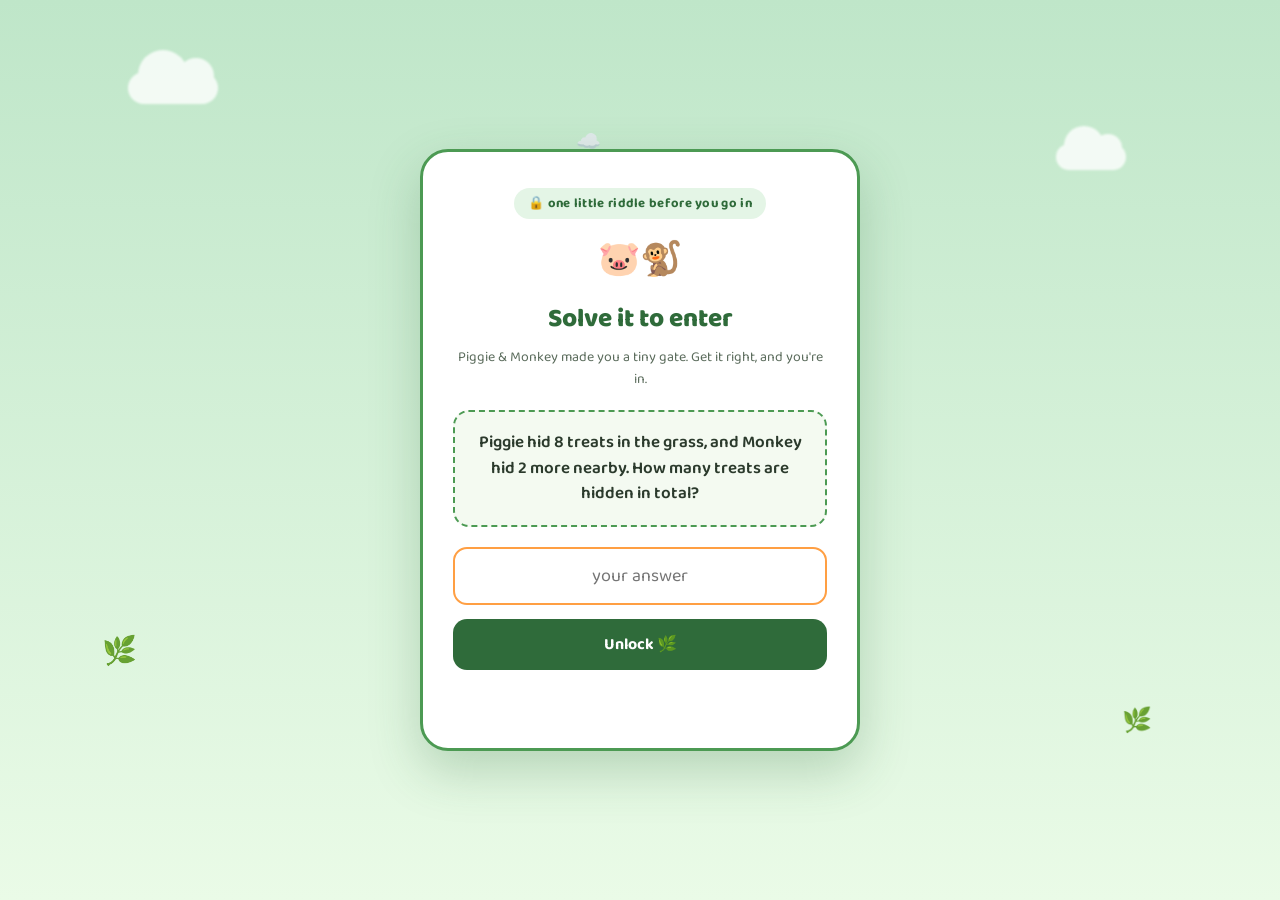
<file: index.html>
<!DOCTYPE html>
<html lang="en">
<head>
<meta charset="UTF-8">
<meta name="viewport" content="width=device-width, initial-scale=1.0">
<title>A little riddle first 🐷🐒</title>
<link rel="preconnect" href="https://fonts.googleapis.com">
<link rel="preconnect" href="https://fonts.gstatic.com" crossorigin>
<link href="https://fonts.googleapis.com/css2?family=Baloo+2:wght@400;500;600;700;800&display=swap" rel="stylesheet">
<style>
  :root{
    --sky-top:#bfe6c9;
    --sky-bottom:#eafbe7;
    --green-dark:#2f6b3a;
    --green-mid:#4c9a53;
    --brown:#7a5230;
    --card-bg:#ffffff;
    --text:#2b3a2c;
    --accent:#ff9f43;
    --error:#e5533d;
  }
  *{box-sizing:border-box;}
  body{
    margin:0;
    min-height:100vh;
    font-family:'Baloo 2', sans-serif;
    background:linear-gradient(180deg,var(--sky-top),var(--sky-bottom));
    display:flex;
    align-items:center;
    justify-content:center;
    padding:24px;
    overflow:hidden;
    position:relative;
  }
  .cloud{
    position:absolute;
    background:#fff;
    border-radius:50px;
    opacity:.8;
    filter:blur(1px);
  }
  .cloud::before,.cloud::after{
    content:"";
    position:absolute;
    background:#fff;
    border-radius:50%;
  }
  .cloud-a{width:90px;height:32px;top:8%;left:10%;}
  .cloud-a::before{width:50px;height:50px;top:-22px;left:10px;}
  .cloud-a::after{width:36px;height:36px;top:-14px;left:50px;}
  .cloud-b{width:70px;height:26px;top:16%;right:12%;}
  .cloud-b::before{width:40px;height:40px;top:-18px;left:8px;}
  .cloud-b::after{width:28px;height:28px;top:-10px;left:38px;}
 
  .float-emoji{
    position:absolute;
    font-size:28px;
    opacity:.9;
    animation:bob 3.5s ease-in-out infinite;
  }
  .e1{top:70%;left:8%;animation-delay:0s;}
  .e2{top:78%;right:10%;animation-delay:.8s;font-size:24px;}
  .e3{top:14%;left:45%;animation-delay:1.4s;font-size:20px;}
  @keyframes bob{
    0%,100%{transform:translateY(0);}
    50%{transform:translateY(-12px);}
  }
 
  .card{
    background:var(--card-bg);
    border-radius:28px;
    padding:36px 30px;
    max-width:440px;
    width:100%;
    box-shadow:0 20px 50px rgba(47,107,58,.25);
    text-align:center;
    position:relative;
    z-index:2;
    border:3px solid var(--green-mid);
  }
  .card.shake{animation:shake .45s;}
  @keyframes shake{
    10%,90%{transform:translateX(-3px);}
    20%,80%{transform:translateX(6px);}
    30%,50%,70%{transform:translateX(-10px);}
    40%,60%{transform:translateX(10px);}
  }
 
  .badge{
    font-size:13px;
    font-weight:700;
    color:var(--green-dark);
    background:#e4f5e6;
    display:inline-block;
    padding:5px 14px;
    border-radius:20px;
    margin-bottom:14px;
    letter-spacing:.3px;
  }
  h1{
    margin:0 0 6px;
    font-size:26px;
    color:var(--green-dark);
    font-weight:800;
  }
  .sub{
    margin:0 0 20px;
    font-size:14px;
    color:#5a6b5b;
  }
  .emojis{
    font-size:34px;
    margin-bottom:10px;
  }
  .problem{
    background:#f4faf1;
    border-radius:16px;
    padding:18px 16px;
    font-size:17px;
    line-height:1.5;
    color:var(--text);
    margin-bottom:20px;
    font-weight:600;
    border:2px dashed var(--green-mid);
  }
  input[type="number"]{
    width:100%;
    padding:13px 16px;
    font-size:18px;
    font-family:inherit;
    border:2px solid var(--green-mid);
    border-radius:14px;
    outline:none;
    text-align:center;
    margin-bottom:14px;
    color:var(--text);
  }
  input[type="number"]::-webkit-outer-spin-button,
  input[type="number"]::-webkit-inner-spin-button{-webkit-appearance:none;margin:0;}
  input[type="number"]:focus{border-color:var(--accent);}
 
  button{
    width:100%;
    padding:13px;
    font-family:inherit;
    font-size:16px;
    font-weight:700;
    color:#fff;
    background:var(--green-dark);
    border:none;
    border-radius:14px;
    cursor:pointer;
    transition:transform .15s ease, background .2s ease;
  }
  button:hover{background:var(--green-mid);}
  button:active{transform:scale(.97);}
 
  .msg{
    min-height:20px;
    margin-top:12px;
    font-size:14px;
    font-weight:700;
  }
  .msg.error{color:var(--error);}
  .msg.success{color:var(--green-dark);}
 
  .attempts{
    margin-top:10px;
    font-size:12px;
    color:#8a978b;
  }
</style>
</head>
<body>
 
  <div class="cloud cloud-a"></div>
  <div class="cloud cloud-b"></div>
  <div class="float-emoji e1">🌿</div>
  <div class="float-emoji e2">🌿</div>
  <div class="float-emoji e3">☁️</div>
 
  <div class="card" id="card">
    <div class="badge">🔒 one little riddle before you go in</div>
    <div class="emojis">🐷🐒</div>
    <h1>Solve it to enter</h1>
    <p class="sub">Piggie & Monkey made you a tiny gate. Get it right, and you're in.</p>
 
    <div class="problem" id="problem"></div>
 
    <form id="answerForm" autocomplete="off">
      <input type="number" id="answerInput" placeholder="your answer" required inputmode="numeric">
      <button type="submit">Unlock 🌿</button>
    </form>
 
    <div class="msg" id="msg"></div>
    <div class="attempts" id="attempts"></div>
  </div>
 
<script>
const card = document.getElementById("card");
const problemEl = document.getElementById("problem");
const form = document.getElementById("answerForm");
const input = document.getElementById("answerInput");
const msg = document.getElementById("msg");
const attemptsEl = document.getElementById("attempts");
 
let currentAnswer = 0;
let wrongCount = 0;
 
const templates = [
  (a,b) => ({
    text: `Piggie found ${a} shiny mangoes 🥭 under the big tree. Monkey swung by and dropped ${b} more into her basket. How many mangoes does Piggie have now?`,
    answer: a + b
  }),
  (a,b) => ({
    text: `Monkey was swinging on ${a} vines 🐒. Piggie accidentally bumped ${b} of them loose. How many vines is Monkey still swinging on?`,
    answer: a - b
  }),
  (a,b) => ({
    text: `Piggie is roaming the yard and finds ${a} little groups of acorns, with ${b} acorns in each group. How many acorns did Piggie collect in total?`,
    answer: a * b
  }),
  (a,b) => ({
    text: `Monkey tossed ${a} coconuts down to Piggie, but Piggie only managed to catch ${b} of them. How many coconuts rolled away into the jungle?`,
    answer: a - b
  }),
  (a,b) => ({
    text: `There are ${a} bananas 🍌 hanging from Monkey's tree. Piggie sneaks off with ${b} of them while Monkey isn't looking. How many bananas are left on the tree?`,
    answer: a - b
  }),
  (a,b) => ({
    text: `Piggie hid ${a} treats in the grass, and Monkey hid ${b} more nearby. How many treats are hidden in total?`,
    answer: a + b
  })
];
 
function randInt(min, max){
  return Math.floor(Math.random() * (max - min + 1)) + min;
}
 
function newProblem(){
  const a = randInt(3, 20);
  let b = randInt(1, 12);
 
  const pick = templates[randInt(0, templates.length - 1)];
  // Avoid negative results for subtraction-style problems
  const test = pick(a, b);
  let final = test;
 
  if (final.answer < 0) {
    final = pick(b, a); // swap so subtraction stays non-negative-ish
  }
 
  currentAnswer = final.answer;
  problemEl.textContent = final.text;
  input.value = "";
  input.focus();
}
 
newProblem();
 
form.addEventListener("submit", (e) => {
  e.preventDefault();
  const userAnswer = parseInt(input.value, 10);
 
  if (userAnswer === currentAnswer) {
    msg.textContent = "That's right! Opening the gate... 🌿🐷🐒";
    msg.className = "msg success";
    form.querySelector("button").disabled = true;
    setTimeout(() => {
      window.location.href = "home.html";
    }, 900);
  } else {
    wrongCount++;
    msg.textContent = "Not quite — here's a new one 🐒";
    msg.className = "msg error";
    attemptsEl.textContent = `attempts: ${wrongCount}`;
 
    card.classList.remove("shake");
    void card.offsetWidth; // restart animation
    card.classList.add("shake");
 
    newProblem();
  }
});
</script>
 
</body>
</html>
</file>
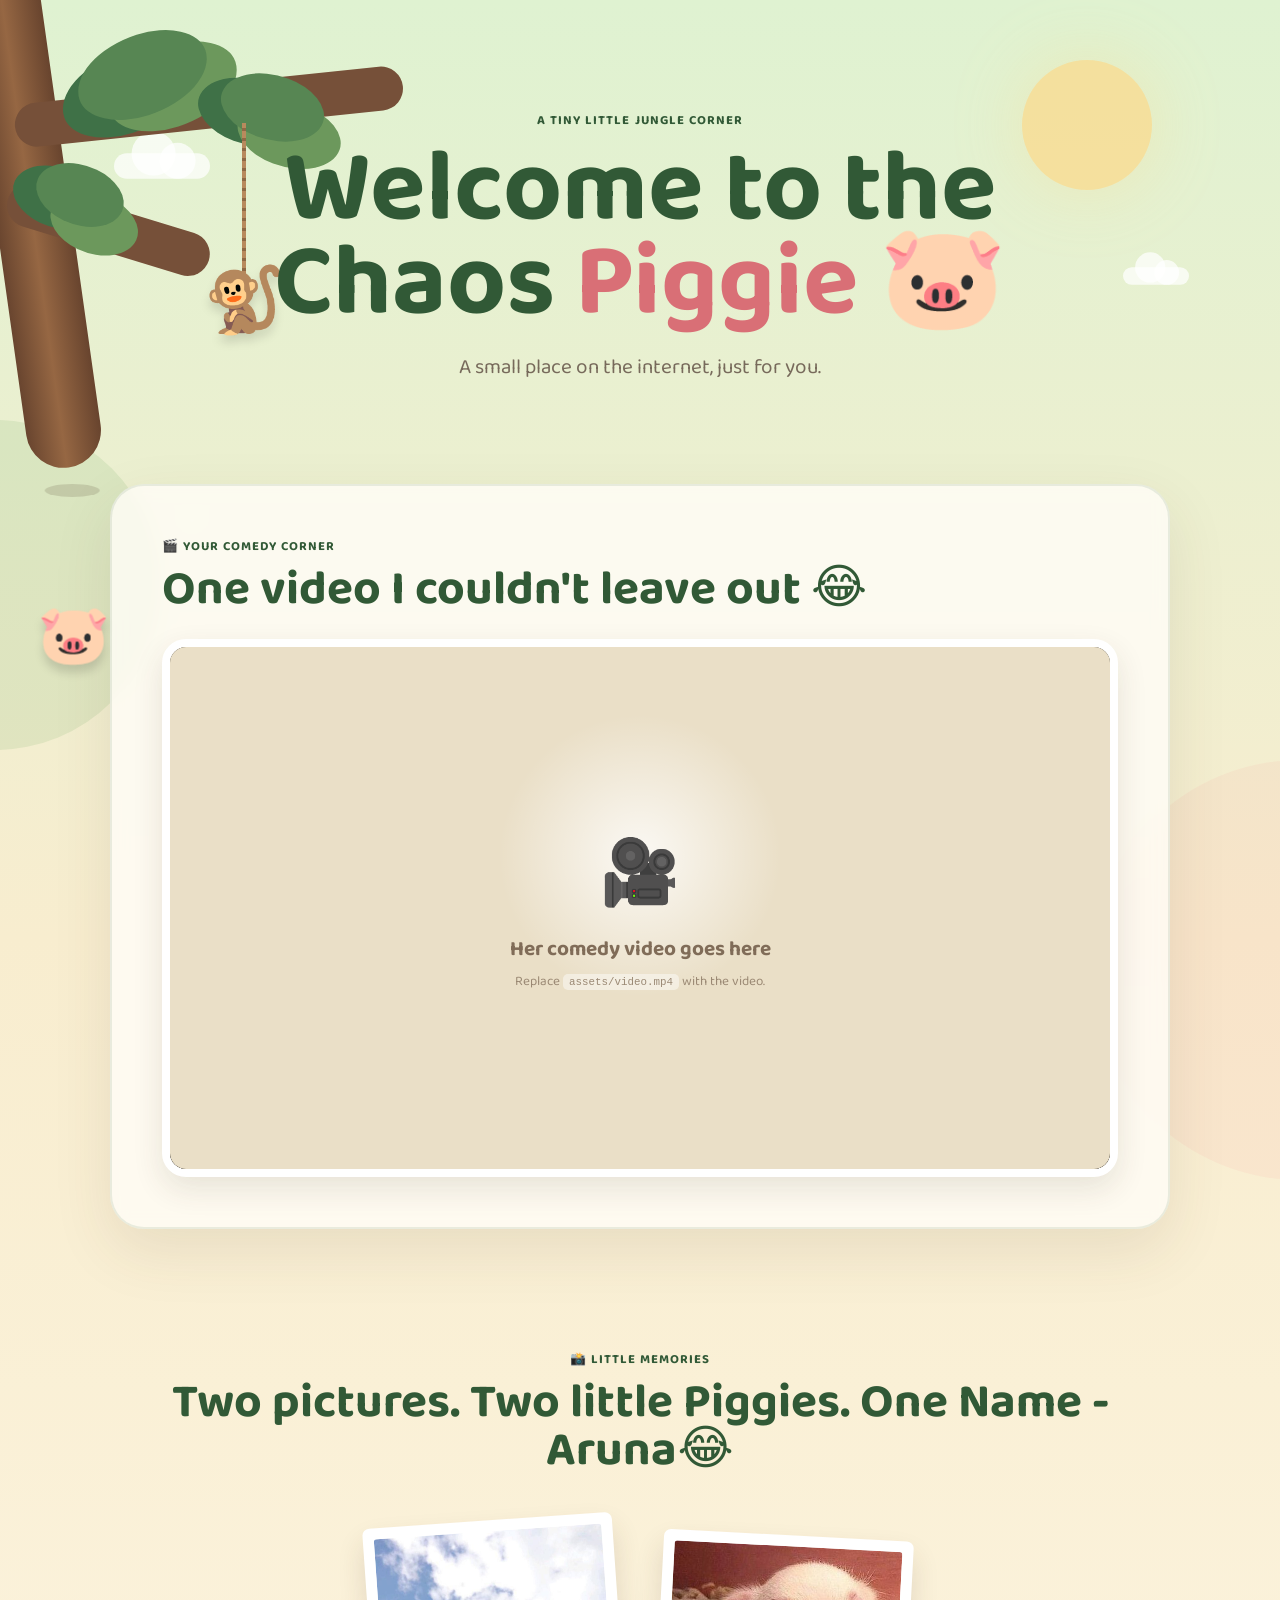
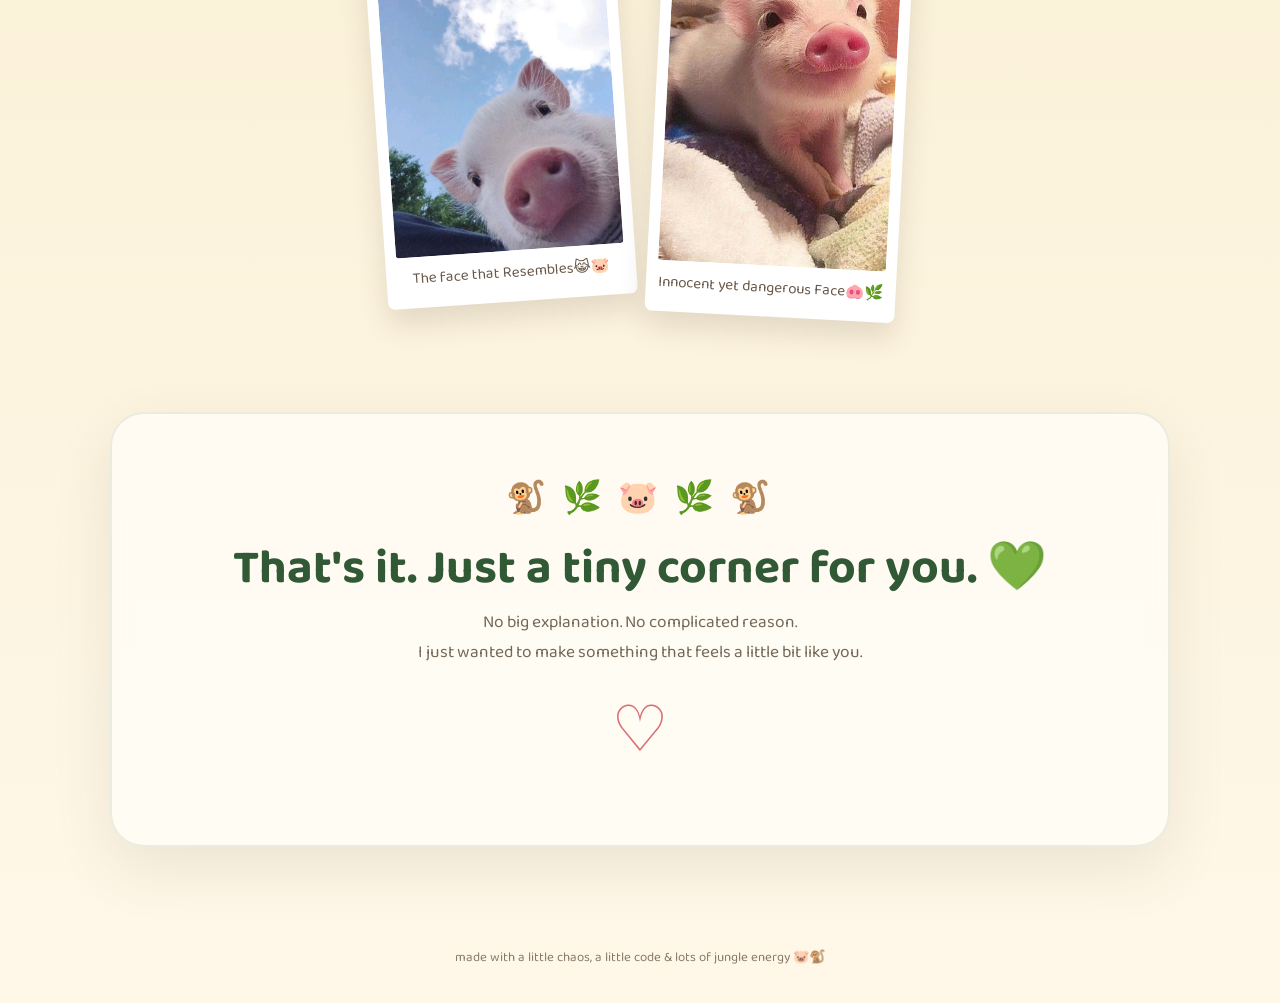
<file: home.html>
<!DOCTYPE html>
<html lang="en">
<head>
  <meta charset="UTF-8">
  <meta name="viewport" content="width=device-width, initial-scale=1.0">
  <meta name="description" content="A tiny jungle-themed gift made with love.">
  <title>Piggie & Monkey 🐷🐒</title>
  <link rel="preconnect" href="https://fonts.googleapis.com">
  <link rel="preconnect" href="https://fonts.gstatic.com" crossorigin>
  <link href="https://fonts.googleapis.com/css2?family=Baloo+2:wght@400;500;600;700;800&display=swap" rel="stylesheet">
  <link rel="stylesheet" href="style.css">
</head>
<body>
  <div class="scene">

    <div class="sun"></div>
    <div class="cloud cloud-one"></div>
    <div class="cloud cloud-two"></div>

    <header class="hero">
      <p class="eyebrow">a tiny little jungle corner</p>
      <h1>Welcome to the Chaos <span>Piggie</span> 🐷</h1>
      <p class="subtitle">A small place on the internet, just for you.</p>
    </header>

    <!-- Monkey swinging from the tree -->
    <div class="tree">
      <div class="trunk"></div>
      <div class="branch branch-main"></div>
      <div class="branch branch-small"></div>
      <div class="leaves leaves-one"></div>
      <div class="leaves leaves-two"></div>
      <div class="leaves leaves-three"></div>

      <div class="rope">
        <div class="monkey" aria-label="swinging monkey">🐒</div>
      </div>
    </div>

    <!-- Roaming pig -->
    <div class="piggie" id="piggie" aria-label="roaming pig">🐷</div>
    <div class="pig-shadow" id="pigShadow"></div>

    <main>
      <!-- Video -->
      <section class="card video-card">
        <div class="section-label">🎬 your comedy corner</div>
        <h2>One video I couldn't leave out 😂</h2>

        <div class="video-frame">
          <video id="giftVideo" controls playsinline loop autoplay muted poster="">
            <source src="assets/video.mp4" type="video/mp4">
            Your browser does not support the video element.
          </video>
          <div class="video-placeholder" id="videoPlaceholder">
            <span>🎥</span>
            <strong>Her comedy video goes here</strong>
            <small>Replace <code>assets/video.mp4</code> with the video.</small>
          </div>
        </div>
      </section>

<!-- Photos -->
<section class="photos-section">
  <div class="section-label">📸 little memories</div>
  <h2>Two pictures. Two little Piggies. One Name - Aruna😂</h2>

  <div class="photo-grid">

    <figure class="photo-card photo-one">
      <img src="assets/photo1.jpeg" alt="Photo 1">
      <figcaption>The face that Resembles😹🐷</figcaption>
    </figure>

    <figure class="photo-card photo-two">
      <img src="assets/photo2.jpeg" alt="Photo 2">
      <figcaption>Innocent yet dangerous Face🐽🌿</figcaption>
    </figure>

  </div>
</section>

      <!-- Ending -->
      <section class="ending-card">
        <div class="little-animals">🐒 🌿 🐷 🌿 🐒</div>
        <h2>That's it. Just a tiny corner for you. 💚</h2>
        <p>
          No big explanation. No complicated reason.<br>
          I just wanted to make something that feels a little bit like you.
        </p>
        <div class="heart">♡</div>
      </section>
    </main>

    <footer>
      made with a little chaos, a little code & lots of jungle energy 🐷🐒
    </footer>
  </div>

  <script src="script.js"></script>
</body>
</html>
</file>
<file: style.css>
* {
  box-sizing: border-box;
  margin: 0;
  padding: 0;
}

:root {
  --cream: #fff8e9;
  --cream-dark: #f8eacb;
  --green: #527c52;
  --green-dark: #315936;
  --pink: #f29a9a;
  --pink-dark: #d96f76;
  --brown: #75523b;
  --ink: #40372f;
  --white: #fffdf7;
}
html {
  scroll-behavior: smooth;
}

body {
  font-family: "Baloo 2", system-ui, sans-serif;
  background: var(--cream);
  color: var(--ink);
  overflow-x: hidden;
}

.scene {
  min-height: 100vh;
  position: relative;
  overflow: hidden;
  background:
    radial-gradient(circle at 15% 20%, rgba(255,255,255,.65) 0 4px, transparent 5px),
    radial-gradient(circle at 85% 35%, rgba(255,255,255,.45) 0 3px, transparent 4px),
    linear-gradient(180deg, #dff2d1 0%, #f8edcf 36%, var(--cream) 100%);
}

.scene::before,
.scene::after {
  content: "";
  position: absolute;
  pointer-events: none;
  z-index: 0;
}

.scene::before {
  width: 330px;
  height: 330px;
  left: -170px;
  top: 420px;
  border-radius: 50%;
  background: rgba(126, 171, 105, .16);
}

.scene::after {
  width: 420px;
  height: 420px;
  right: -230px;
  top: 760px;
  border-radius: 50%;
  background: rgba(242, 154, 154, .11);
}

.hero {
  position: relative;
  z-index: 5;
  text-align: center;
  padding: 110px 20px 100px;
  max-width: 900px;
  margin: auto;
}

.eyebrow,
.section-label {
  color: var(--green-dark);
  font-weight: 700;
  letter-spacing: .08em;
  text-transform: uppercase;
  font-size: .8rem;
}

.hero h1 {
  font-size: clamp(3rem, 8vw, 6.5rem);
  line-height: .92;
  margin: 12px 0 20px;
  color: var(--green-dark);
}

.hero h1 span {
  color: var(--pink-dark);
}

.subtitle {
  font-size: clamp(1rem, 2vw, 1.3rem);
  color: #776a5b;
}

.sun {
  position: absolute;
  width: 130px;
  height: 130px;
  top: 60px;
  right: 10%;
  border-radius: 50%;
  background: #ffd783;
  opacity: .65;
  box-shadow: 0 0 70px rgba(255, 215, 131, .5);
}

.cloud {
  position: absolute;
  width: 120px;
  height: 32px;
  border-radius: 50px;
  background: rgba(255,255,255,.72);
  filter: blur(.2px);
}

.cloud::before,
.cloud::after {
  content: "";
  position: absolute;
  background: inherit;
  border-radius: 50%;
}

.cloud::before {
  width: 55px;
  height: 55px;
  left: 22px;
  bottom: 4px;
}

.cloud::after {
  width: 45px;
  height: 45px;
  right: 18px;
  bottom: 0;
}

.cloud-one {
  top: 150px;
  left: 8%;
  transform: scale(.8);
}

.cloud-two {
  top: 260px;
  right: 5%;
  transform: scale(.55);
}

/* TREE + MONKEY */
.tree {
  position: absolute;
  z-index: 4;
  top: 0;
  left: -30px;
  width: 410px;
  height: 570px;
  pointer-events: none;
}

.trunk {
  position: absolute;
  width: 75px;
  height: 520px;
  left: 25px;
  top: -50px;
  border-radius: 45px;
  background: linear-gradient(90deg, #69452f, #966743 48%, #68442e);
  transform: rotate(-8deg);
}

.branch {
  position: absolute;
  height: 44px;
  border-radius: 50px;
  background: #765039;
  transform-origin: left center;
}

.branch-main {
  width: 390px;
  top: 105px;
  left: 45px;
  transform: rotate(-6deg);
}

.branch-small {
  width: 210px;
  top: 177px;
  left: 38px;
  transform: rotate(17deg);
}

.leaves {
  position: absolute;
  border-radius: 55% 45% 55% 45%;
  background: #578653;
  box-shadow: 25px 20px 0 #6c985c, -20px 12px 0 #3f7147;
}

.leaves-one {
  width: 135px;
  height: 80px;
  left: 105px;
  top: 35px;
  transform: rotate(-18deg);
}

.leaves-two {
  width: 105px;
  height: 65px;
  left: 250px;
  top: 75px;
  transform: rotate(20deg);
}

.leaves-three {
  width: 90px;
  height: 60px;
  left: 65px;
  top: 165px;
  transform: rotate(25deg);
}

.rope {
  position: absolute;
  z-index: 3;
  width: 4px;
  height: 185px;
  top: 123px;
  left: 272px;
  background: repeating-linear-gradient(
    0deg,
    #b88a5d 0 7px,
    #8f6845 7px 10px
  );
  transform-origin: top center;
  animation: ropeSwing 2.8s ease-in-out infinite alternate;
}

.monkey {
  position: absolute;
  font-size: 65px;
  left: 50%;
  bottom: -48px;
  transform: translateX(-50%);
  filter: drop-shadow(0 7px 5px rgba(0,0,0,.12));
  animation: monkeyBob 1.4s ease-in-out infinite alternate;
}

@keyframes ropeSwing {
  from { transform: rotate(-5deg); }
  to { transform: rotate(6deg); }
}

@keyframes monkeyBob {
  from { transform: translateX(-50%) rotate(-4deg); }
  to { transform: translateX(-50%) rotate(4deg); }
}

/* ROAMING PIG */
.piggie {
  position: fixed;
  z-index: 20;
  left: 0;
  top: 68%;
  font-size: 58px;
  line-height: 1;
  filter: drop-shadow(0 8px 5px rgba(0,0,0,.14));
  pointer-events: none;
  will-change: transform;
}

.pig-shadow {
  position: fixed;
  z-index: 19;
  width: 55px;
  height: 13px;
  border-radius: 50%;
  background: rgba(75, 55, 42, .16);
  pointer-events: none;
  will-change: transform;
}

/* MAIN CONTENT */
main {
  position: relative;
  z-index: 6;
  width: min(1060px, calc(100% - 32px));
  margin: 0 auto;
}

.card,
.ending-card {
  background: rgba(255, 253, 247, .82);
  border: 2px solid rgba(82, 124, 82, .12);
  border-radius: 34px;
  box-shadow: 0 22px 60px rgba(75, 62, 43, .10);
  backdrop-filter: blur(8px);
}

.video-card {
  padding: clamp(24px, 5vw, 50px);
}

h2 {
  color: var(--green-dark);
  font-size: clamp(1.8rem, 4vw, 3rem);
  line-height: 1;
  margin: 9px 0 25px;
}

.video-frame {
  position: relative;
  width: 100%;
  aspect-ratio: 16 / 9;
  overflow: hidden;
  border-radius: 24px;
  background: #eadfc7;
  border: 8px solid #fff;
  box-shadow: 0 12px 30px rgba(65, 50, 35, .12);
}

.video-frame video {
  display: block;
  width: 100%;
  height: 100%;
  object-fit: cover;
}

.video-placeholder {
  position: absolute;
  inset: 0;
  display: flex;
  flex-direction: column;
  justify-content: center;
  align-items: center;
  gap: 5px;
  color: #806c58;
  background:
    radial-gradient(circle at 50% 40%, rgba(255,255,255,.8), transparent 25%),
    #eadfc7;
  pointer-events: none;
}

.video-placeholder span {
  font-size: 4rem;
}

.video-placeholder strong {
  font-size: 1.3rem;
}

.video-placeholder small {
  opacity: .75;
}

.video-placeholder code {
  background: rgba(255,255,255,.6);
  padding: 2px 6px;
  border-radius: 5px;
}

/* PHOTOS */
.photos-section {
  padding: 120px 0 90px;
  text-align: center;
}

.photos-section h2 {
  margin-bottom: 45px;
}

.photo-grid {
  display: flex;
  justify-content: center;
  align-items: flex-start;
  gap: 30px;
  width: 100%;
  max-width: 850px;
  margin: 0 auto;
}

.photo-card {
  background: #fff;
  padding: 11px 11px 17px;
  border-radius: 7px;
  box-shadow: 0 15px 28px rgba(70, 52, 37, .14);
  transition: transform .3s ease, box-shadow .3s ease;
}

.photo-card {
  width: 250px;
}

.photo-card img {
  display: block;
  width: 100%;
  height: 320px;
  object-fit: cover;
  border-radius: 3px;
}

.photo-card:nth-child(1) { transform: rotate(-4deg); }
.photo-card:nth-child(2) { transform: rotate(3deg) translateY(15px); }

.photo-card:hover {
  transform: translateY(-10px) rotate(0deg) scale(1.03);
  box-shadow: 0 24px 38px rgba(70, 52, 37, .20);
}

.photo-placeholder {
  aspect-ratio: 4 / 5;
  border-radius: 3px;
  background: linear-gradient(145deg, #f9e6d8, #dfeccd);
  display: flex;
  flex-direction: column;
  justify-content: center;
  align-items: center;
  color: #866f5c;
}

.photo-placeholder span {
  font-size: 3rem;
}

.photo-placeholder small {
  font-weight: 700;
  text-transform: uppercase;
  letter-spacing: .1em;
  margin-top: 5px;
}

.photo-card figcaption {
  padding-top: 10px;
  font-size: .95rem;
  color: #695849;
}

/* END */
.ending-card {
  margin: 20px 0 100px;
  padding: 60px 25px;
  text-align: center;
}

.little-animals {
  font-size: 2rem;
  letter-spacing: 5px;
  margin-bottom: 20px;
}

.ending-card h2 {
  margin-bottom: 15px;
}

.ending-card p {
  color: #746858;
  font-size: 1.08rem;
  line-height: 1.7;
}

.heart {
  font-size: 4rem;
  color: var(--pink-dark);
  margin-top: 15px;
  animation: heartBeat 1.8s ease-in-out infinite;
}

@keyframes heartBeat {
  0%, 100% { transform: scale(1); }
  50% { transform: scale(1.15); }
}

footer {
  position: relative;
  z-index: 6;
  text-align: center;
  padding: 0 20px 35px;
  color: #8a7967;
  font-size: .82rem;
}

/* MOBILE */
@media (max-width: 850px) {
  .tree {
    transform: scale(.72);
    transform-origin: top left;
  }

  .hero {
    padding-top: 105px;
    padding-bottom: 90px;
  }

  .photo-grid {
    gap: 24px;
  }

  .photo-card {
    width: 230px;
  }
}

@media (max-width: 560px) {
  .sun {
    width: 90px;
    height: 90px;
    top: 45px;
    right: 7%;
  }

  .tree {
    transform: scale(.55);
    left: -55px;
  }

  .hero {
    padding: 105px 18px 75px;
  }

  .hero h1 {
    font-size: 3.25rem;
  }

  .subtitle {
    font-size: 1rem;
  }

  main {
    width: min(100% - 22px, 1060px);
  }

  .card {
    border-radius: 25px;
  }

  .video-card {
    padding: 18px;
  }

  .video-frame {
    border-width: 5px;
    border-radius: 17px;
  }

  .photo-grid {
    gap: 12px;
  }

  .photo-card {
    width: 46%;
    padding: 7px 7px 12px;
  }

  .photo-card figcaption {
    font-size: .75rem;
  }

  .photo-card img {
    height: 240px;
  }

  .piggie {
    font-size: 45px;
  }

  .pig-shadow {
    width: 43px;
  }

  .ending-card {
    margin-bottom: 65px;
    padding: 45px 18px;
  }
}

@media (prefers-reduced-motion: reduce) {
  *,
  *::before,
  *::after {
    animation-duration: .001ms !important;
    animation-iteration-count: 1 !important;
    scroll-behavior: auto !important;
  }
}
</file>
